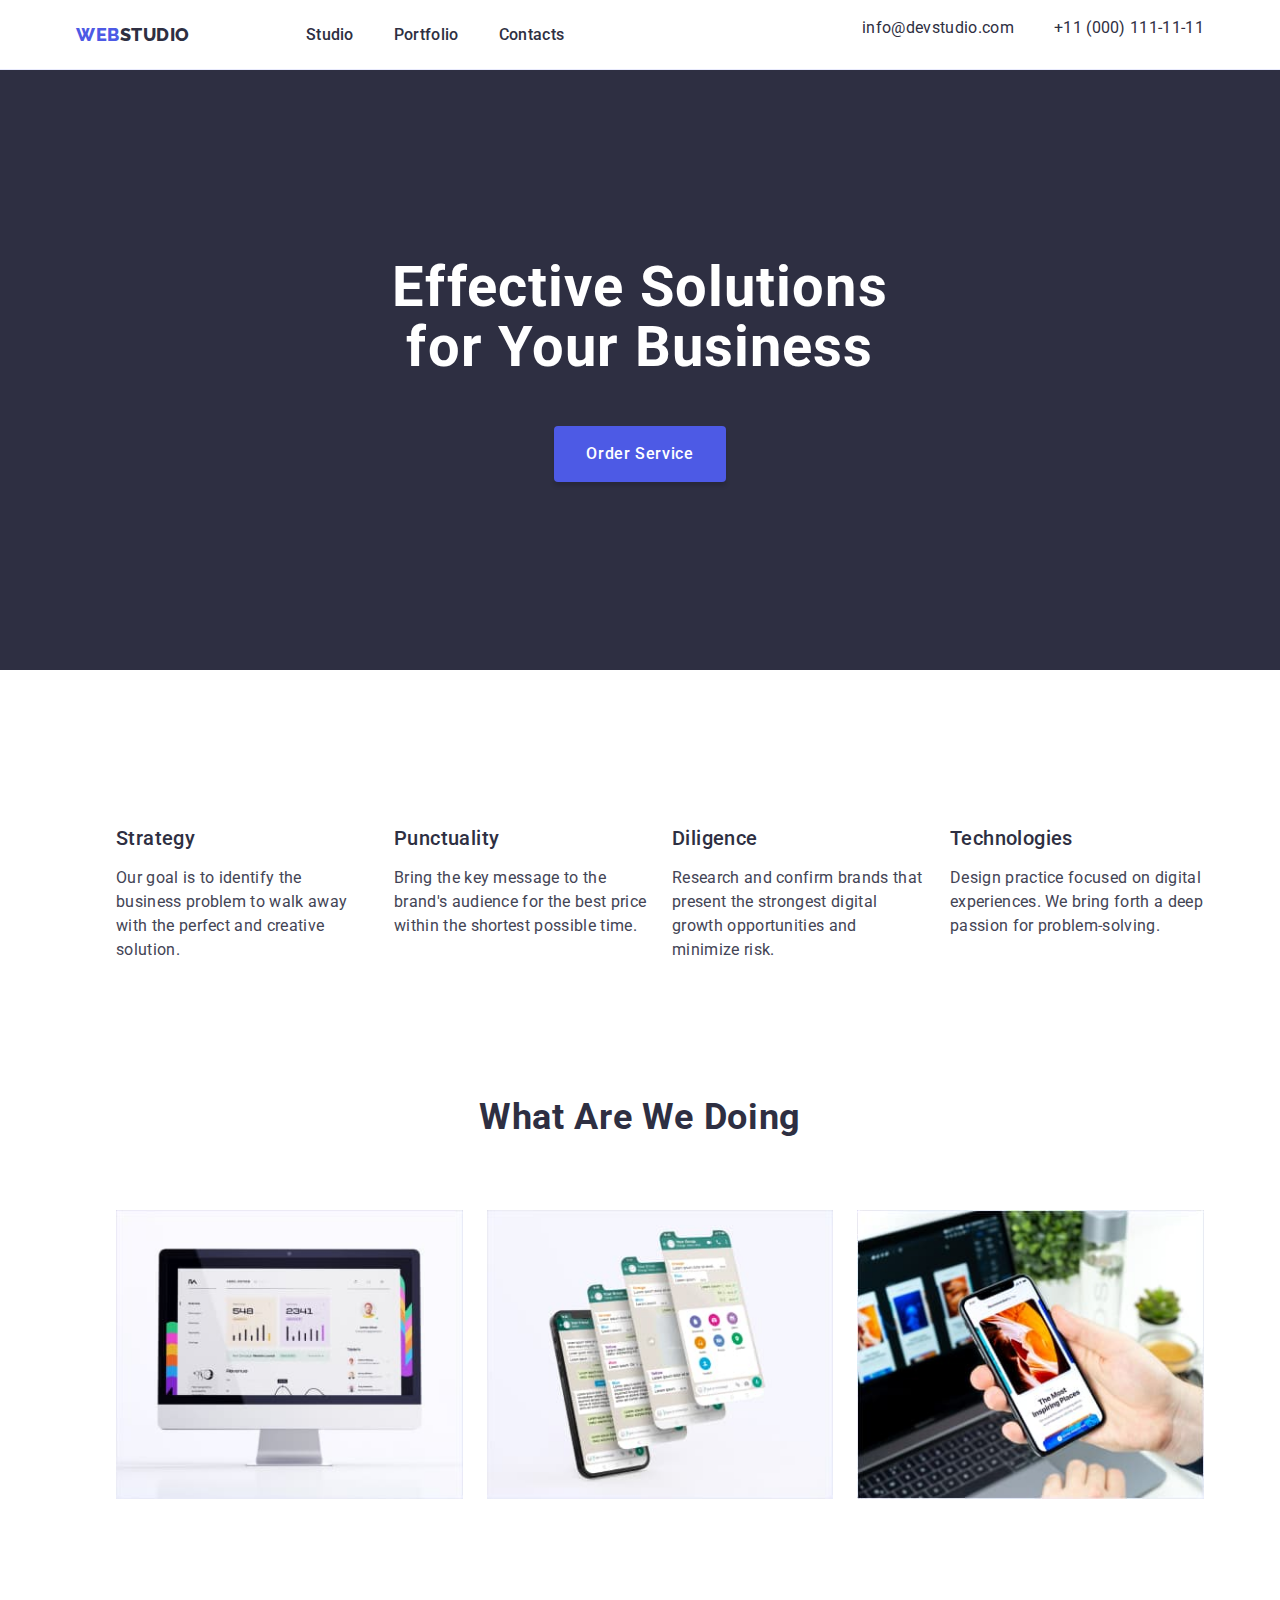
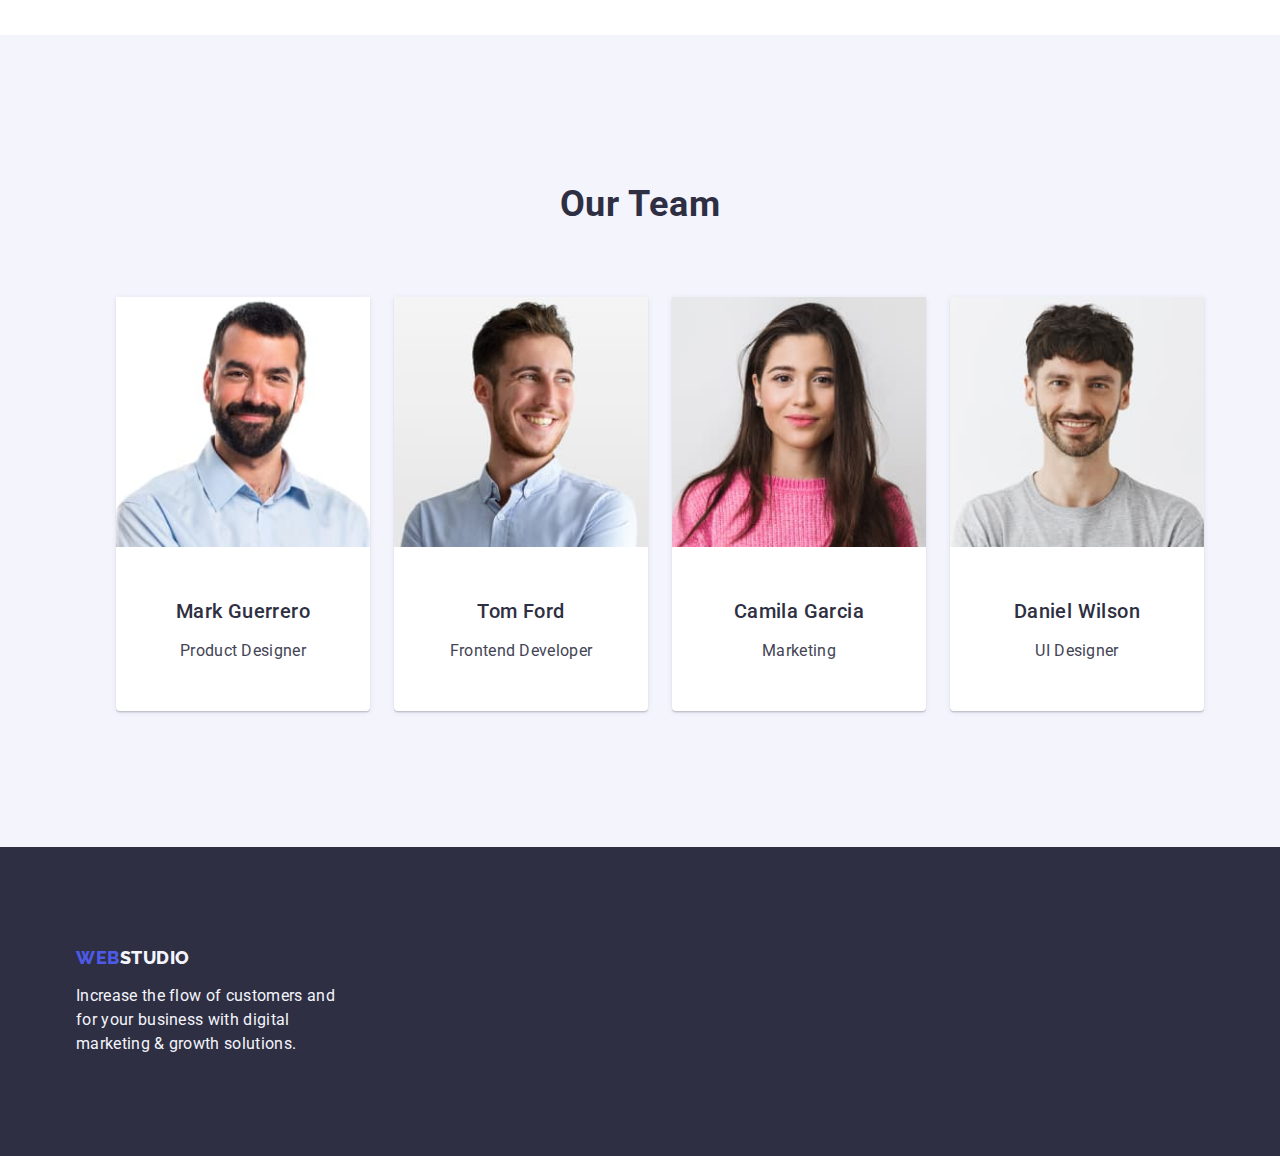
<file: index.html>
<!DOCTYPE html>
<html lang="en">

<head>
    <meta charset="UTF-8">
    <meta http-equiv="X-UA-Compatible" content="IE=edge">
    <meta name="viewport" content="width=device-width, initial-scale=1.0">
    <title>WebStudio</title>

<!--Fonts-->
<link rel="preconnect" href="https://fonts.googleapis.com">
<link rel="preconnect" href="https://fonts.gstatic.com" crossorigin="">
<link
    href="https://fonts.googleapis.com/css2?family=Raleway:wght@700&amp;family=Roboto:wght@400;500;700;900&amp;display=swap"
    rel="stylesheet">

    <link rel="stylesheet" href="https://cdnjs.cloudflare.com/ajax/libs/modern-normalize/1.1.0/modern-normalize.min.css">
    <link rel="stylesheet" href="./css/styles.css"> 
</head>

<body>
   
    <header class="page-header">
        <div class="header-container container">
        <nav class="main-nav"> 
            
          <a class="web-logo link" href="./index.html">Web<span class="studio-logo-header">Studio</span></a>
            
          <ul class="site-nav list ">
                <li>
                    <a href="./index.html" class="link-studio link">Studio</a>
                </li>
                <li>
                    <a href="./portfolio.html" class="link-studio link">Portfolio</a>
                </li>
                <li>
                    <a href="" class="link-studio link">Contacts</a>
                </li>
            </ul>
        </nav>

        <address class="header-contacts">
        <ul class="contact-nav list" >
            <li>
                <a class="adress-item link" href="mailto:info@devstudio.com">info@devstudio.com</a></li>
            <li>
                <a class="adress-item link" href="tel:+110001111111">+11 (000) 111-11-11</a></li>
        </ul>
        </address>
        </div>
    </header>

    
    <main>
        <section class="baner">
            <div class="container">
            <h1 class="baner-title"> Effective Solutions for Your Business</h1>
        <button class="baner-button" type="button"> Order Service </button>
            </div>
        </section>

        <section class="section-advantage" >
            <div class="container"> 
            <h2 class="visually-hidden"> Our advantages</h2>
            <ul class="list second-list">
                <li class="list-advantage">
                    <h3 class="advantage-title">Strategy</h3>
                    <p class="advantage-text">Our goal is to identify the business
                        problem to walk away with the perfect and creative solution.</p>
                </li>

                <li class="list-advantage">
                    <h3 class="advantage-title">Punctuality</h3>
                    <p class="advantage-text">Bring the key message to the brand's audience for the best price within the shortest possible
                        time.</p>
                </li>

                <li class="list-advantage">
                    <h3 class="advantage-title">Diligence</h3>
                    <p class="advantage-text">Research and confirm brands that present the strongest digital growth opportunities and minimize
                        risk.</p>
                </li>

                <li class="list-advantage">
                    <h3 class="advantage-title">Technologies</h3>
                    <p class="advantage-text">Design practice focused on digital experiences. We bring forth a deep passion for
                        problem-solving.</p>
                </li>
            </ul>
            </div>
        </section>

        <section class="section">
            <div class="container"> 
            <h2 class="title">What are we doing</h2>
            <ul class="list whatdoing-list">
                <li class="photo"><img src="./images/1.jpg" alt="monitor" width="360" height="300" /></li>
                <li class="photo"><img src="./images/2.jpg" alt="mobile phone with different screens" width="360" height="300" /></li>
                <li class="photo"><img src="./images/3.jpg" alt="man holding a mobile phone" width="360" height="300" /></li>
            </ul>
            </div>
        </section>

        <section class="section-team section">
            <div class="container">
            <h2 class="team-title"> Our Team </h2>
            <ul class="list team-list">
                <li class="our-team-card"><img src="./images/mark.jpg" alt="smiling man with beard" width="264" height="260" />
                    <div class="name">
                <h3 class="our-team-name">Mark Guerrero</h3>
                <p class=" our-team-text">Product Designer</p>
                </div>
                </li>

                <li class="our-team-card"><img src="./images/tom.jpg" alt="man smiling" width="264" height="260" />
                    <div class="name">
                <h3 class="our-team-name">Tom Ford</h3>
                <p class=" our-team-text">Frontend Developer</p>
                </div>
                </li>

                <li class="our-team-card"><img src="./images/camila.jpg" alt="smiling brunette girl" width="264" height="260" />
                    <div class="name">
                <h3 class="our-team-name">Camila Garcia</h3>
                <p class=" our-team-text">Marketing</p>
                </div>
                </li>

                <li class="our-team-card"><img src="./images/daniel.jpg" alt="smiling brunette men" width="264" height="260" />
                    <div class="name">
                <h3 class="our-team-name">Daniel Wilson</h3>
                <p class="our-team-text">UI Designer</p>
                </div>
                </li>

            </ul>
            </div>
        </section>
    </main>

    <footer class="footer">
        <div class="container">
        <a class="  link logo-footer" href="./index.html">Web<span class="studio-logo-footer link">Studio</span></a>
        <p class="footer-text">Increase the flow of customers and <br>
        for your business with digital <br>
        marketing & growth solutions.</p>
        </div>
    </footer>

</html>
</file>
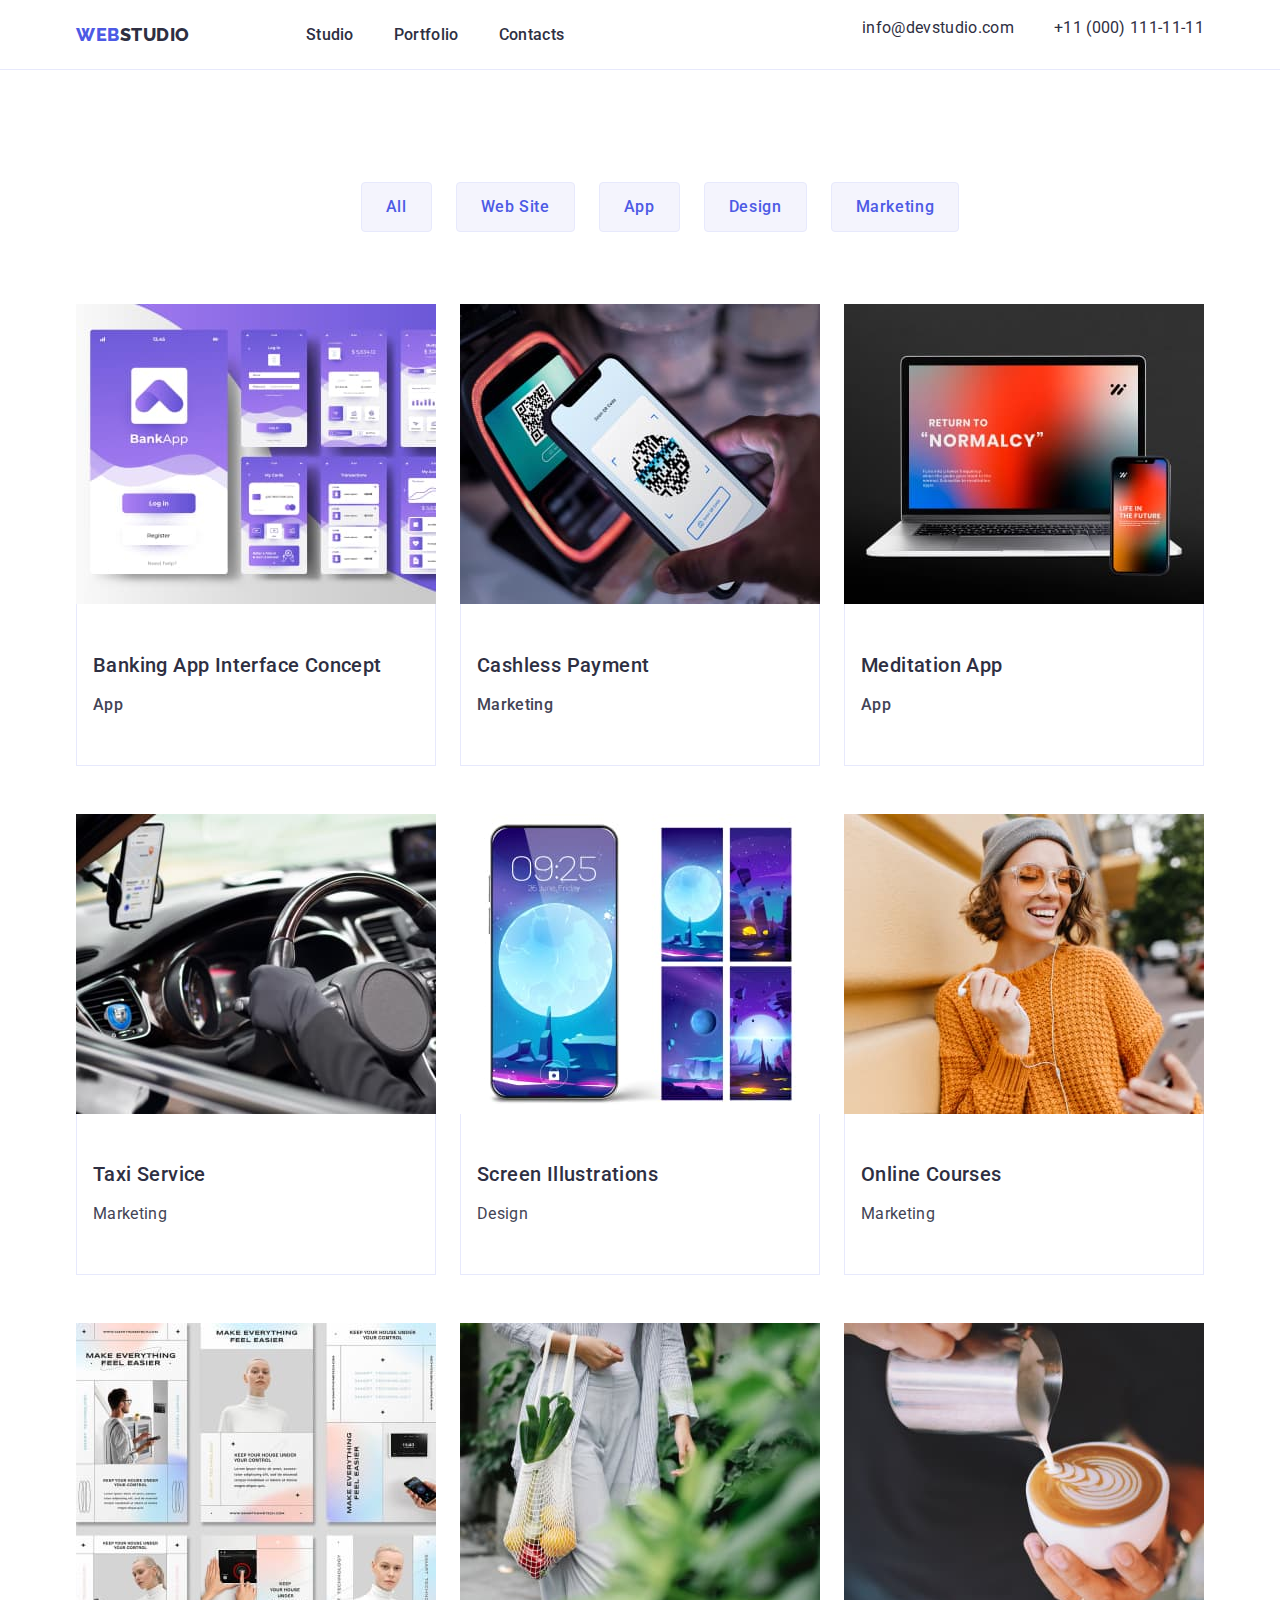
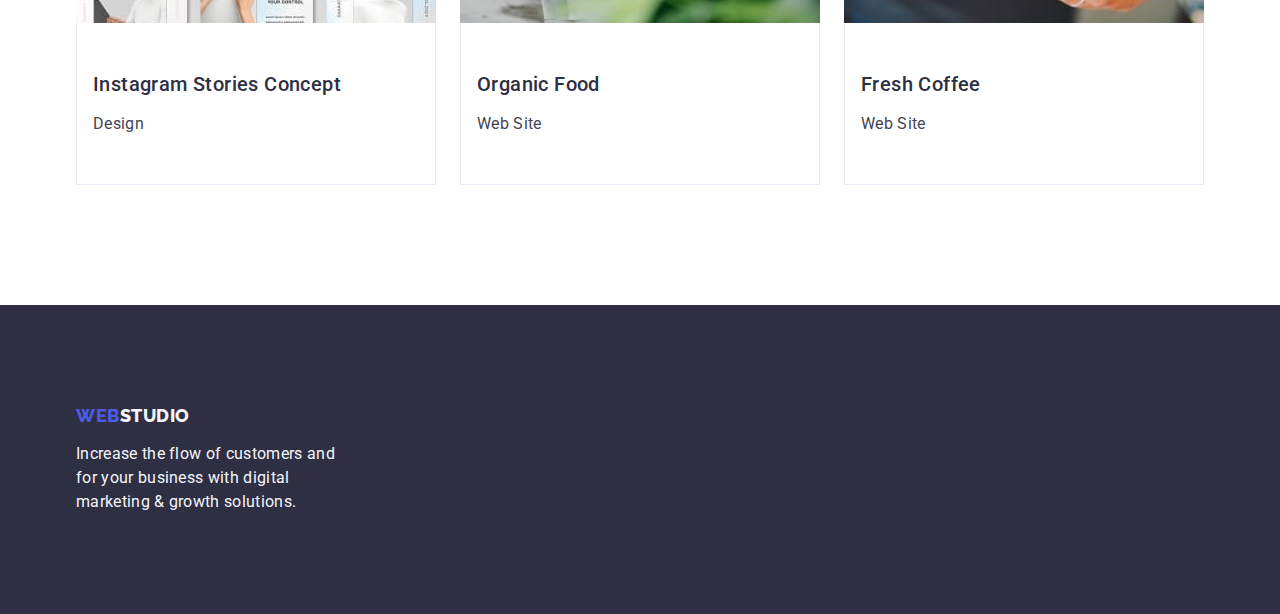
<file: portfolio.html>
<!DOCTYPE html>
<html lang="en">

<head>
   <meta charset="UTF-8">
   <meta http-equiv="X-UA-Compatible" content="IE=edge">
   <meta name="viewport" content="width=device-width, initial-scale=1.0">
   <title>Portfolio</title>
<!--Fonts-->
<link rel="preconnect" href="https://fonts.googleapis.com">
<link rel="preconnect" href="https://fonts.gstatic.com" crossorigin="">
<link
   href="https://fonts.googleapis.com/css2?family=Raleway:wght@700&amp;family=Roboto:wght@400;500;700;900&amp;display=swap"
   rel="stylesheet">

   <link rel="stylesheet" href="https://cdnjs.cloudflare.com/ajax/libs/modern-normalize/1.1.0/modern-normalize.min.css">
   <link rel="stylesheet" href="./css/styles.css">
</head>

<header class="page-header">
   <div class="header-container container">
      <nav class="main-nav">

         <a class="web-logo link" href="./index.html">Web<span class="studio-logo-header">Studio</span></a>

         <ul class="site-nav list ">
            <li>
               <a href="./index.html" class="link-studio link">Studio</a>
            </li>
            <li>
               <a href="./portfolio.html" class="link-studio link">Portfolio</a>
            </li>
            <li>
               <a href="" class="link-studio link">Contacts</a>
            </li>
         </ul>
      </nav>

      <address class="header-contacts">
         <ul class="contact-nav list">
            <li>
               <a class="adress-item link" href="mailto:info@devstudio.com">info@devstudio.com</a>
            </li>
            <li>
               <a class="adress-item link" href="tel:+110001111111">+11 (000) 111-11-11</a>
            </li>
         </ul>
      </address>
   </div>
</header>

   <main>
      <section class="portfolio-section">
         <div class="container portfolio-container">
      <!-- section buttons -->
<h1 class="visually-hidden"> Portfolio of designs and applications</h1>

<ul class="list-buttons-portfolio">
         <li> <button class="filter-buttons-portfolio" type="button"> All </button> </li>
         <li><button class="filter-buttons-portfolio" type="button"> Web Site </button></li>
         <li><button class="filter-buttons-portfolio" type="button"> App </button></li>
         <li><button class="filter-buttons-portfolio" type="button"> Design </button></li>
         <li><button class="filter-buttons-portfolio" type="button"> Marketing </button></li>
      </ul>

      <!-- section with projects and photo portfolio -->
      
         <ul class="list-portfolio">
            <li class="list-port">

               <a class="link-port" href=""> 
               <img src="./images/portfolio/banking.jpg" 
               alt="banking app interface concept screens" width="360" height="300" />
               <div class="name-portfolio">
               <h2 class="portfolio-title"> Banking App Interface Concept</h2>
               <p class="portfolio-text">App</p>
               </div>
               </a>
            </li>

            <li class="list-port">
               <a class="link-port" href=""> 
               <img src="./images/portfolio/img2.jpg" alt="screen showing a cashless payment application" width="360"
                  height="300" />
                  <div class="name-portfolio">
               <h2 class="portfolio-title"> Cashless Payment</h2>
               <p class="portfolio-text">Marketing</p>
               </div>
            </a>
            </li>

            <li class="list-port">
               <a class="link-port" href=""> 
               <img src="./images/portfolio/img3.jpg" alt="laptop" width="360" height="300" />
               <div class="name-portfolio">
               <h2 class="portfolio-title"> Meditation App</h2>
               <p class="portfolio-text">App</p>
               </div>
               </a>
            </li>
        

         <!-- second line -->
         
            <li class="list-port">
               <a class="link" href=""> 
               <img src="./images/portfolio/img4.jpg" alt="driver's hands on the steering wheel" width="360"
                  height="300" />
                  <div class="name-portfolio">
               <h2 class="portfolio-title"> Taxi Service</h2>
               <p class="portfolio-text">Marketing</p>
               </div>
            </a>
            </li>

            <li class="list-port">
               <a class="link" href=""> 
               <img src="./images/portfolio/img5.jpg" alt="telefons screens" width="360" height="300" />
               <div class="name-portfolio">
               <h2 class="portfolio-title"> Screen Illustrations</h2>
               <p class="portfolio-text">Design</p>
               </div>
            </a>  
            </li>

            <li class="list-port">
               <a class="link" href=""> 
               <img src="./images/portfolio/img6.jpg" alt="smiling woman" width="360" height="300" />
               <div class="name-portfolio">
               <h2 class="portfolio-title"> Online Courses</h2>
               <p class="portfolio-text">Marketing</p>
               </div>
            </a>
            </li>
        
         <!-- Third line -->
         
            <li class="list-port">
               <a class="link" href=""> 
               <img src="./images/portfolio/img7.jpg" alt="Images of screens with a wanderer on instagram" width="360"
                  height="300" />
               <div class="name-portfolio">
               <h2 class="portfolio-title"> Instagram Stories Concept</h2>
               <p class="portfolio-text">Design</p>
               </div>
            </a>
            </li>

            <li class="list-port">
               <a class="link" href=""> 
               <img src="./images/portfolio/img8.jpg" alt="woman carrying groceries" width="360" height="300" />
               <div class="name-portfolio">
               <h2 class="portfolio-title"> Organic Food</h2>
               <p class="portfolio-text">Web Site</p>
               </div>
            </a>
            </li>

            <li class="list-port">
               <a class="link" href=""> 
               <img src="./images/portfolio/img9.jpg" alt="coffee cup" width="360" height="300" />
               <div class="name-portfolio">
              <h2 class="portfolio-title">Fresh Coffee</h2>
               <p class="portfolio-text">Web Site</p>
               </div>
            </a>
            </li>
         </ul>
         </div>
      </section>
   </main>

   <!--footer -->
      <footer class="footer">
         <div class="container">
            <a class="  link logo-footer" href="./index.html">Web<span class="studio-logo-footer link">Studio</span></a>
            <p class="footer-text">Increase the flow of customers and <br>
               for your business with digital <br>
               marketing & growth solutions.</p>
         </div>
      </footer>

   
   </html>
</file>
<file: css/styles.css>
/* @ Убирает все отступы */
/* {
    margin: 0;
    padding: 0;
    border: 0;
}

/* @ Делает теги HTML5 на странице блочными */
nav,
footer,
header,
aside {
    display: block;
}

:root {
    --color-brand: #4D5AE5;
    --text-color: #434455;
    --text-color-navy: #2E2F42;
    --color-background: #2E2F42;
    --color-background-light: #F4F4FD;
    --text-color-light:#FFFFFF;
    --text-nav-hover: #404BBF;
    --studio-logo-footer:#f4f4fd;
    --studio-logo-header:#2e2f42;
    --filter-buttons-border:#E7E9FC;
    --page-header-border: #e7e9fc;
    
  
}

body {
    background-color: var(--text-color-light);
    color: var(--text-color);
    font-family: 'Roboto', sans-serif;
}


 
 .web-logo .studio-logo-footer {
     color: var(--studio-logo-footer);
    font-weight: 800;
    font-size: 18px;
    line-height: 1.17;
     letter-spacing: 0.03em;
     text-transform: uppercase;
     margin-bottom: 16px;
    display: inline-block;
    
 }

.container{
    Margin: 0 auto; 
    Padding:0 15px;
    width:1158px;
}

.section{padding-bottom: 120px;}

  /* Site-nav */
 .page-header {
     border-bottom: 1px solid var(--page-header-border);
 }

  .header-container{display: flex;
justify-content:space-between;}

 .main-nav {
     display: flex;
     align-items: center;
 }

.web-logo {
    color: var(--color-brand);
    font-family: 'Raleway', sans-serif;
    font-weight: 800;
    font-size: 18px;
    line-height: 1.17;
    text-decoration: none;
    letter-spacing: 0.03em;
    text-transform: uppercase;
    margin-right: 76px;
    padding: 24px 0;
        }
 
.web-logo .studio-logo-header {
    color: var(--studio-logo-header);

}

.site-nav {
    display: flex;
    gap: 40px;
}

.list {
    list-style: none;
    
}

.link-studio {
    text-decoration: none;
    color: var(--text-color-navy);
    font-size: 16px;
    line-height: 1.5;
    font-weight: 500;
    letter-spacing: 0.02em;
    padding 24px 0;
}

.header-contacts{font-style: normal;
    margin-left: auto;
}

.contact-nav {
    display: flex;
    gap: 40px;}
   


.nav-link {
    font-weight: 500;
    font-size: 16px;
    line-height: 1.5;
    letter-spacing: 0.02em;
    color: var(--text-color-navy);
    display: block;
    padding: 24px 0;
}

.link-studio{font-weight: 500;
    font-size: 16px;
    line-height: 1.5;
    letter-spacing: 0.02em;
    color: var(--text-color-navy);
    padding: 24px 0;
}

.link-studio:hover,
.link-studio:focus {color: var(--text-nav-hover);}

.header-contacts {
    font-style: normal;
    margin-left: auto;
}

.contact-nav {
   display: flex;
   gap: 40px;}


.adress-item {
    font-size: 16px;
    line-height: 1.5;
    letter-spacing: 0.02em;
    color: var(--text-color-navy);
}

.adress-item:hover,
.adress-item:focus {
    color: var(--text-nav-hover);
}

           
  /* Baner */

  .baner{ padding: 188px 0;
    background-color: var( --text-color-navy);
}

    .baner-title { max-width: 496px;
        font-weight: 700;
        font-size: 56px;
        line-height: 1.07;
        text-align: center;
        letter-spacing: 0.02em;
        line-height: 1.07;
        color:var(--text-color-light);
        margin-top: 0;
            margin-right: auto;
            margin-left: auto;
            margin-bottom: 48px;
    }

    .baner-button {
            min-width: 169px;
            height: 56px;
            padding: 16px 32px;
            font-weight: 500;
            font-family: "Roboto", sans-serif;
            font-style: normal;
            text-align: center;
            font-size: 16px;
            line-height: 1.5;
            background:var(--color-brand);
            color:var(--text-color-light);
            box-shadow: 0px 4px 4px rgba(0, 0, 0, 0.15);
            border: none;
            letter-spacing: 0.04em;
            cursor: pointer;
            display: block;
            margin-right: auto;
            margin-left: auto;
        }

    .baner-button {display: block;
            min-width: 169px;
            height: 56px;
            border: none;
            border-radius: 4px;}

    .baner-button:hover,
    .baner-button:focus,
    .baner-button:active {background: var(--text-nav-hover);
        text-align: center;
    }

    /* Our advantages */
.section-advantage{padding: 120px 0;}

 .visually-hidden {
        position: absolute;
        width: 1px;
        height: 1px;
        margin: -1px;
        border: 0;
        padding: 0;
        white-space: nowrap;
        clip-path: inset(100%);
        clip: rect(0 0 0 0);
        overflow: hidden;
    }

    .list-advantage{
width: calc((100% - 72px) / 4);
    }

    .second-list{display: flex;
        gap: 24px;}

    .advantage-title {
        font-style: normal;
        font-weight: 500;
        font-size: 20px;
        line-height: 1.2;
    letter-spacing: 0.02em;
color:var(--text-color-navy);
margin-bottom: 8px;
}

.advantage-text {
    font-size: 16px;
    line-height: 1.5;
letter-spacing: 0.02em;
color:var(--text-color);
margin-bottom: 0;
}

/* What are we doing */


.title{font-style: normal;
    font-weight: 700;
    font-size: 36px;
    line-height: 1.11;
    line-height: 1.11;
text-align: center;
    letter-spacing: 0.02em;
    text-transform: capitalize;
color:var(--text-color-navy);
margin-top: 0;
margin-bottom: 72px;
}

.whatdoing-list {
    display: flex;
    gap: 24px;
}

.photo { width: calc((100% - 48px) / 3);}

img{display: block;
   }

/* Our Team */

.section-team {
padding: 120px 0;
background:var(--color-background-light)
}

.team-list{
        display: flex;
        gap: 24px;}

.team-title{font-style: normal;
    font-weight: 700;
    font-size: 36px;
    line-height: 1.11;
    line-height: 1.11;
text-align: center;
    letter-spacing: 0.02em;
    text-transform: capitalize;
color:var(--text-color-navy);
margin-bottom: 72px;}

.our-team-card{width: calc((100% - 72px) / 4);
background-color: var(--text-color-light);
box-shadow: 0px 1px 6px rgba(46, 47, 66, 0.08), 0px 1px 1px rgba(46, 47, 66, 0.16), 0px 2px 1px rgba(46, 47, 66, 0.08);
border-radius: 0px 0px 4px 4px;
}
.name{padding: 32px 16px;}
.our-team-name {font-style: normal;
    font-weight: 500;
    font-size: 20px;
    line-height: 1.2;
    text-align: center;
    letter-spacing: 0.02em;
color:var(--color-background);
margin-bottom: 8px;}

.our-team-text {font-style: normal;
   
    font-size: 16px;
    line-height: 1.5;
text-align: center;
    letter-spacing: 0.02em;
color: var(--text-color);}

/* footer */

.footer { padding: 100px 0;
    background-color:var(--color-background);
 }


    .footer-text {font-style: normal;
       
        font-size: 16px;
        line-height: 1.5;
    letter-spacing: 0.02em;
    color: var(--color-background-light);
    margin-top: 0;
margin-bottom: 0; }

   .logo-footer{
    color: var(--color-brand);
        font-family: 'Raleway', sans-serif;
        font-weight: 800;
        font-size: 18px;
        line-height: 1.17;
        text-decoration: none;
        letter-spacing: 0.03em;
        text-transform: uppercase;
    display: inline-block;
    padding-bottom: 16px;}

    .studio-logo-footer{color: var(--studio-logo-footer);}

    /* Portfolio */
        .portfolio-section{padding: 96px 0 120px;}

            .portfolio-container {
            Margin: 0 auto;
            Padding: 0 15px;
            width: 1158px;
        }

.list-buttons-portfolio{display: flex;
    justify-content: center;
    gap: 24px;
    margin-bottom: 72px;
    list-style: none;
}
    

.filter-buttons-portfolio {
            background-color: var(--color-background-light);
            color: var(--color-brand);
            border: 1px solid #E7E9FC;
        border-radius: 4px;
            border-radius: 4px;
            align-items: center;
            font-style: normal;
            font-family: Roboto, sans-serif;
            font-weight: 500;
            font-size: 16px;
            line-height: 1.5;
            text-align: center;
            letter-spacing: 0.04em;
            cursor: pointer;
            padding: 12px 24px; 
            display: flex;
            flex-direction: row;
            justify-content: center;
            align-items: center;
            min-width: 69px;
        }

                 .filter-buttons-portfolio:hover,
                 .filter-buttons-portfolio:focus { 
                    color: var(--text-color-light);
                    font-weight: 500;
                    font-size: 16px;
                    line-height: 24px;
                    text-align: center;
                    font-family: Roboto;
                    font-weight: 500;
                    line-height: 1.5;
                    letter-spacing: 0.04em;
                    background-color: var(--text-nav-hover);
                    box-shadow: 0px 3px 1px rgba(0, 0, 0, 0.1), 0px 2px 1px rgba(0, 0, 0, 0.08), 0px 2px 2px rgba(0, 0, 0, 0.12);
                        border-radius: 4px;
                        border: 1px solid transparent;
                color: var(--text-color-light);
            cursor: pointer;}

            .link{text-decoration: none;}

                .portfolio-title{font-style: normal;
                    font-weight: 500;
                    font-size: 20px;
                    line-height: 1.2;
                letter-spacing: 0.02em;
            color: var(--text-color-navy);
        margin-bottom: 8px;}

            .portfolio-text{font-style: normal;
              
                font-size: 16px;
                line-height: 1.5;
            letter-spacing: 0.02em;
        color: var(--text-color);}

    .list-portfolio{ 
        display: flex;
            margin: 0;
            padding: 0;
        list-style: none;
            flex-wrap: wrap;
            column-gap: 24px;
            row-gap: 48px;}

    .list-port {width: calc((100% - 48px) / 3);}

    .name-portfolio{
         padding: 32px 16px;
        border: 1px solid var(--page-header-border);
border-top: none;
}

.link-port{
text-decoration: none;
    color: var(--text-color-navy);
    font-size: 16px;
    line-height: 1.5;
    font-weight: 500;
    letter-spacing: 0.02em;}

img {display: block; 
        max-width: 100%;
         height: auto;}
</file>
